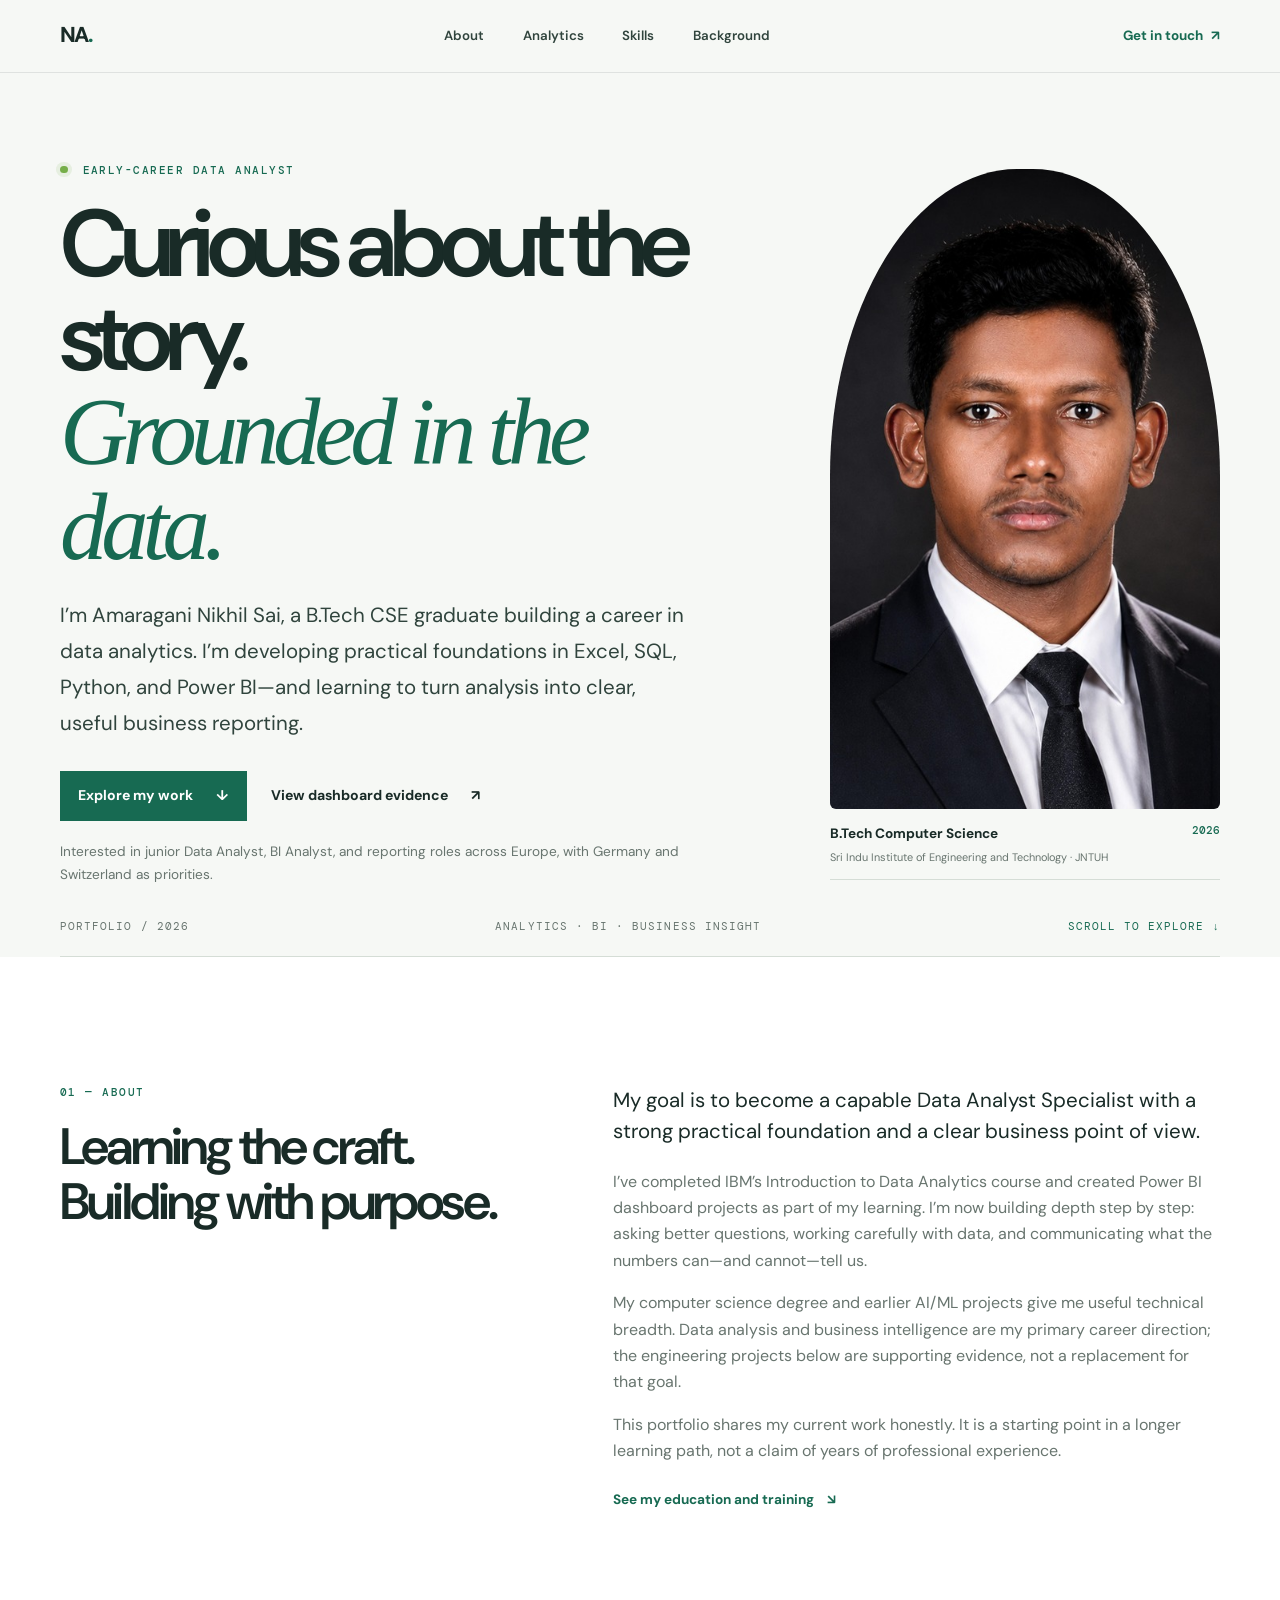
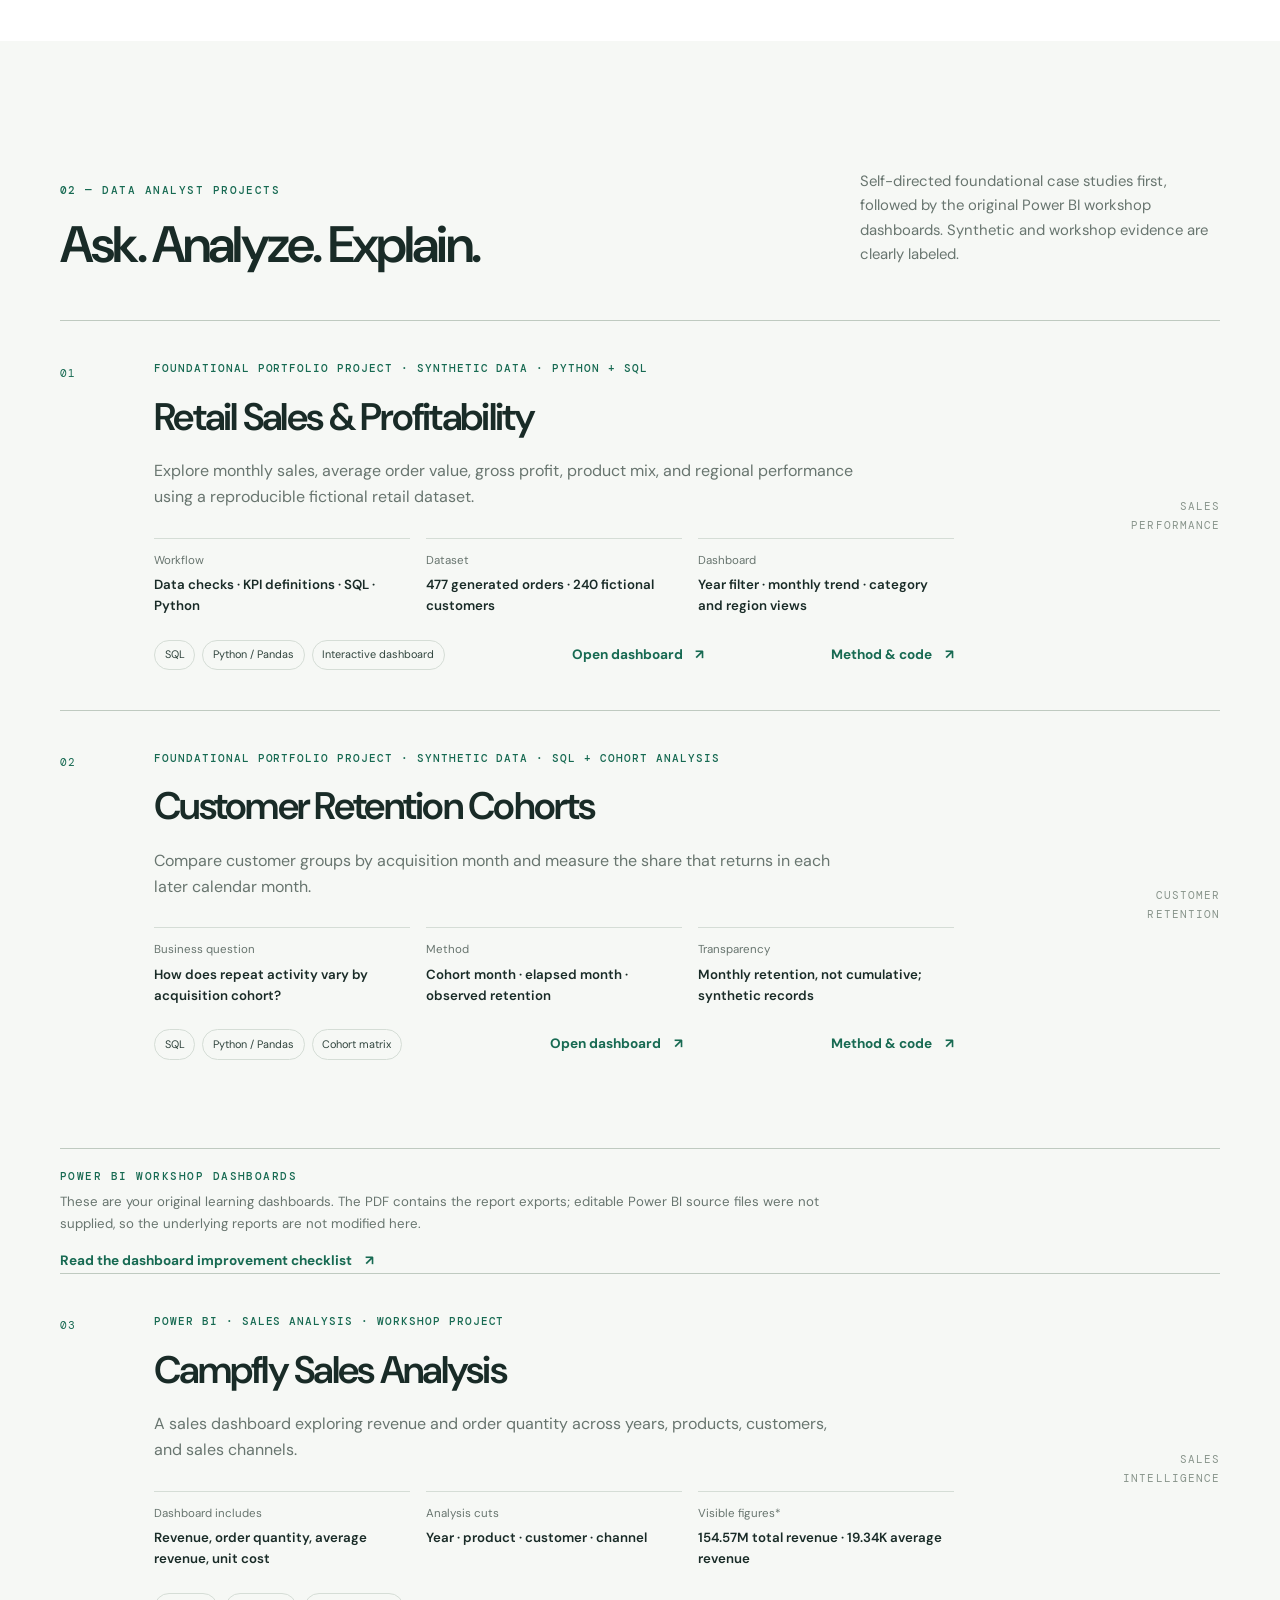
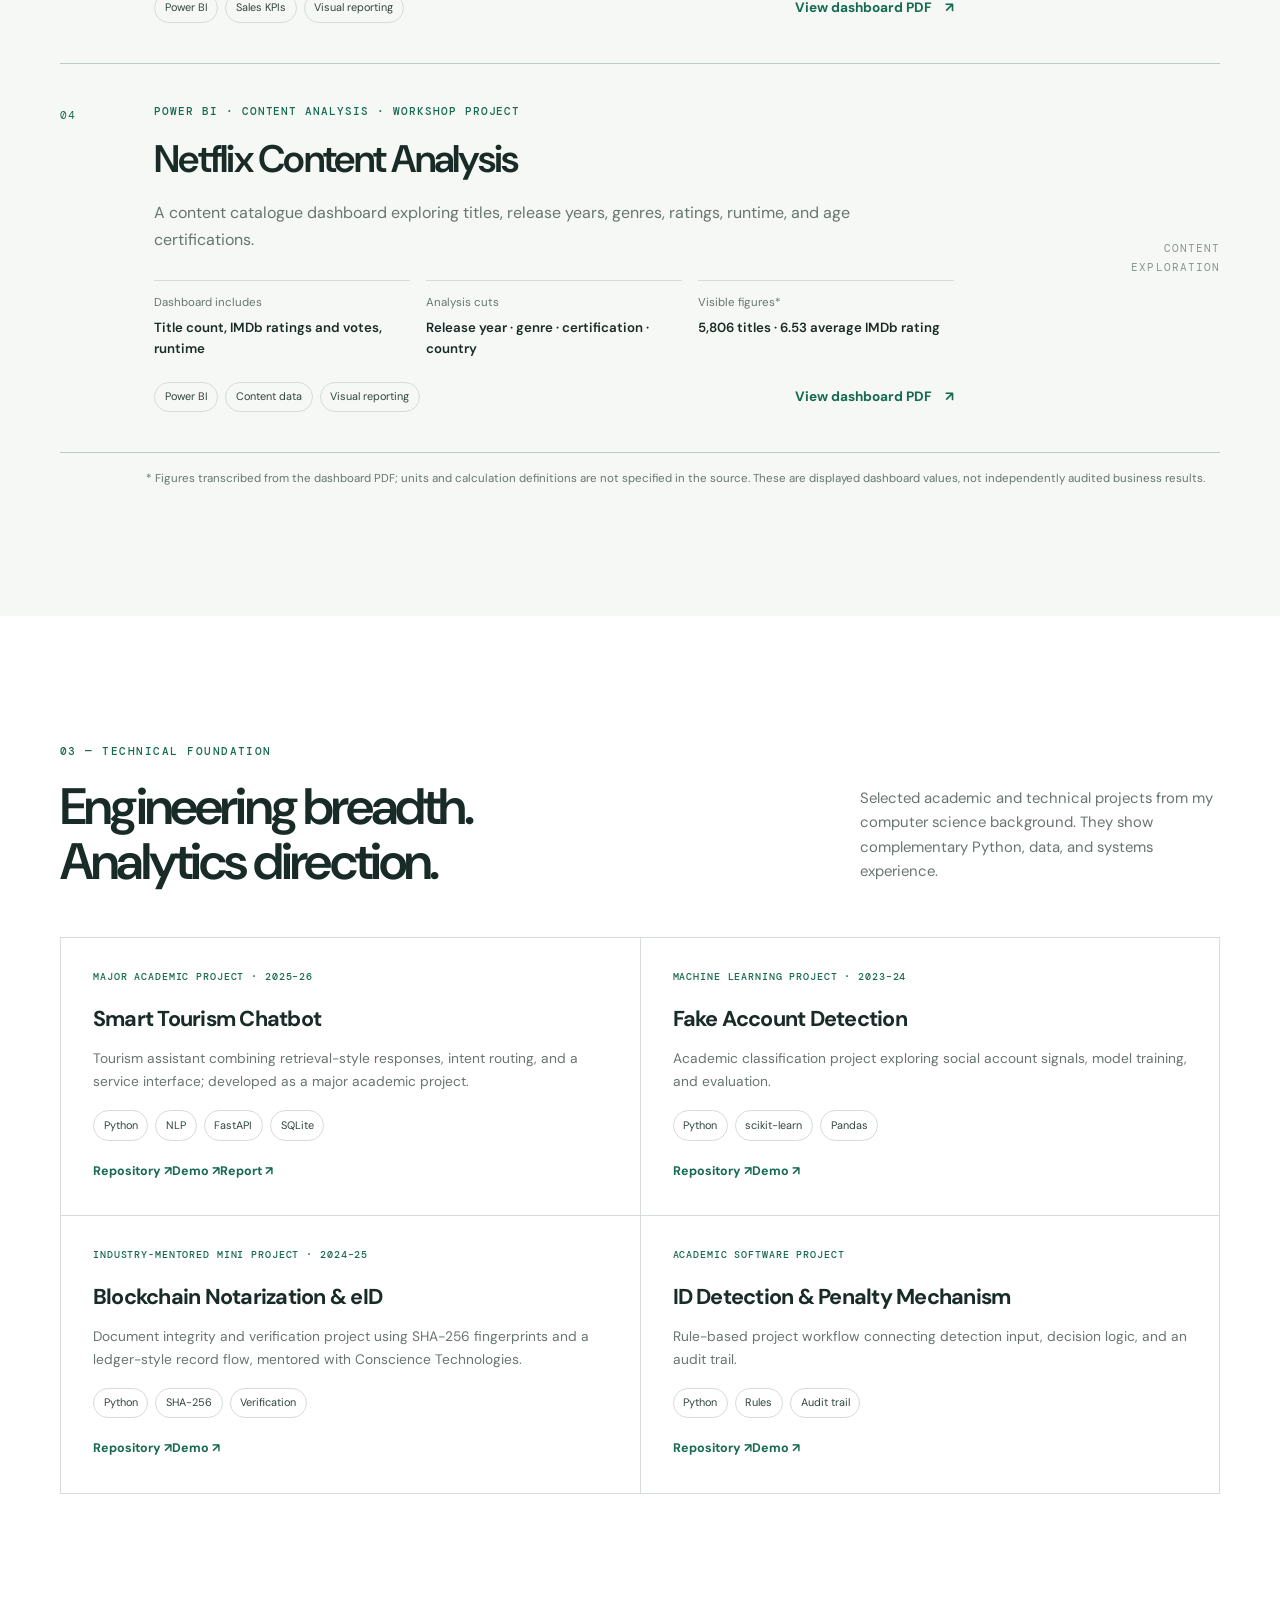
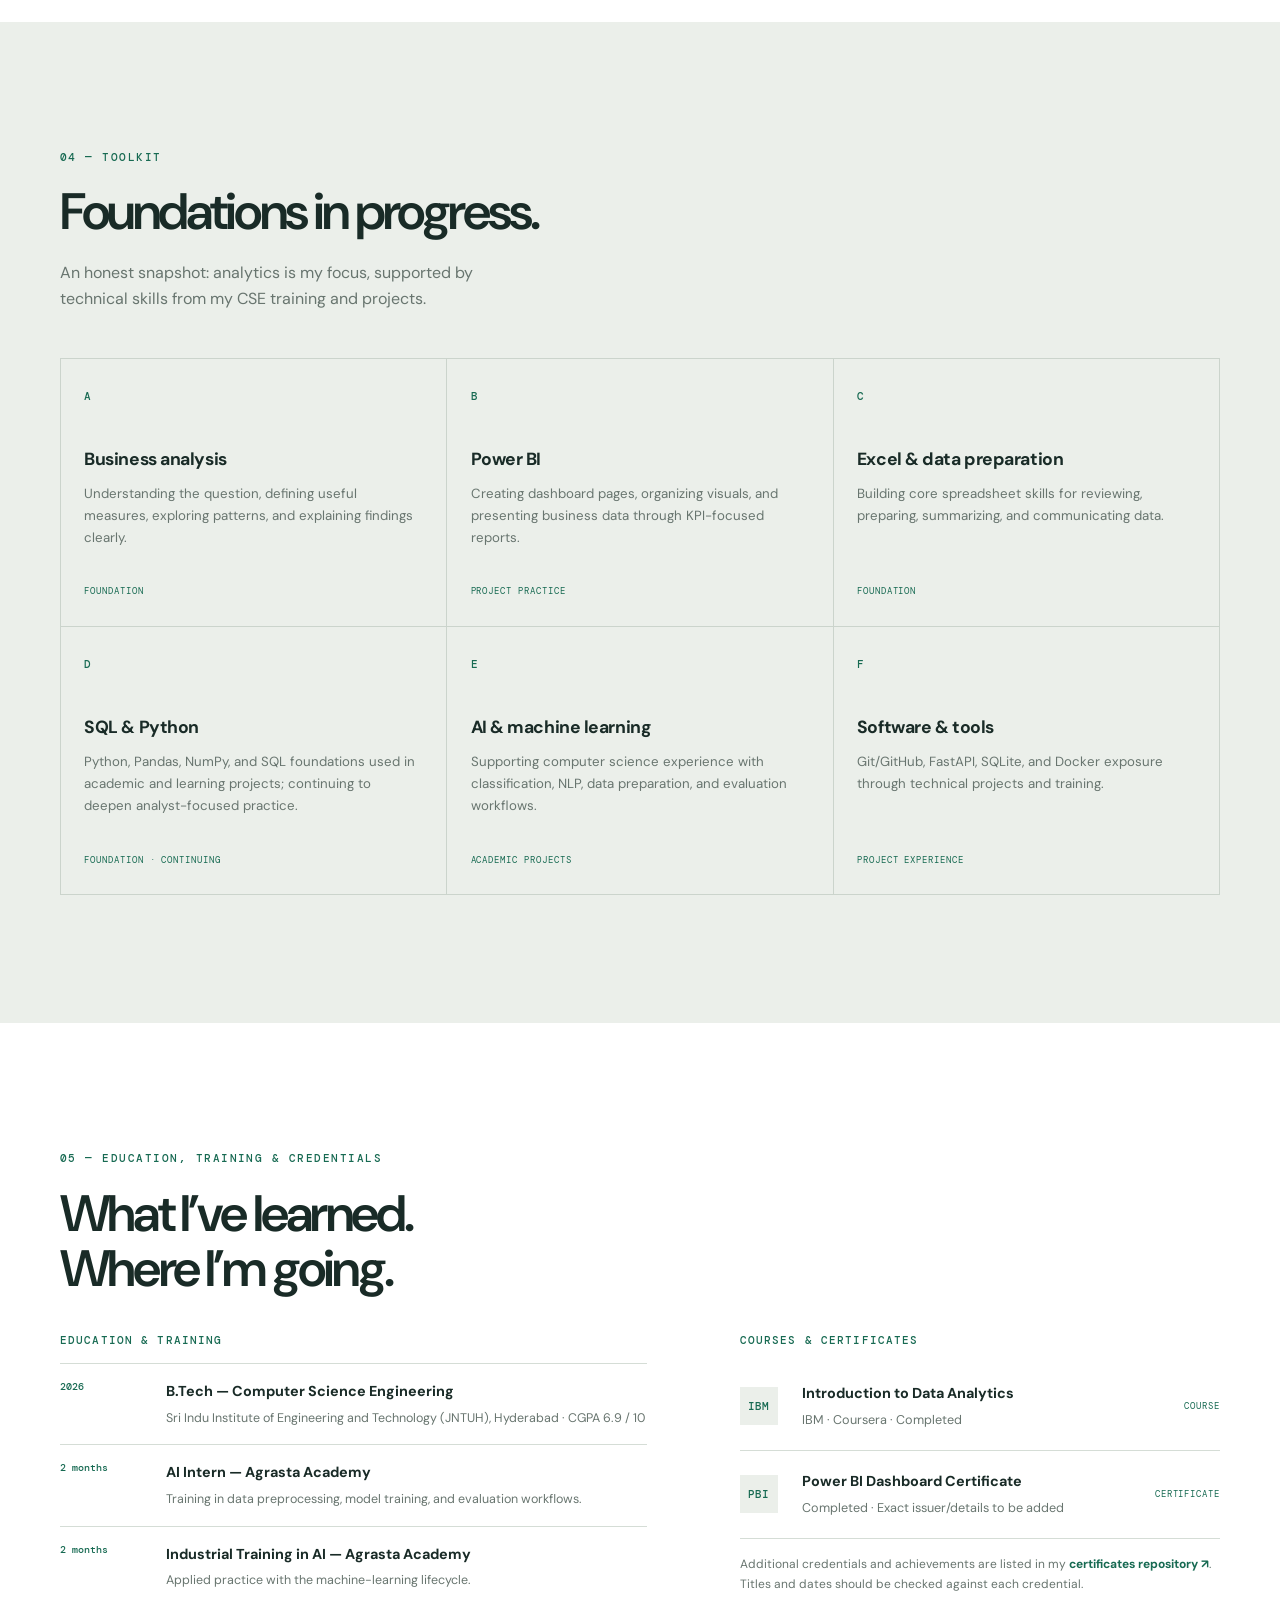
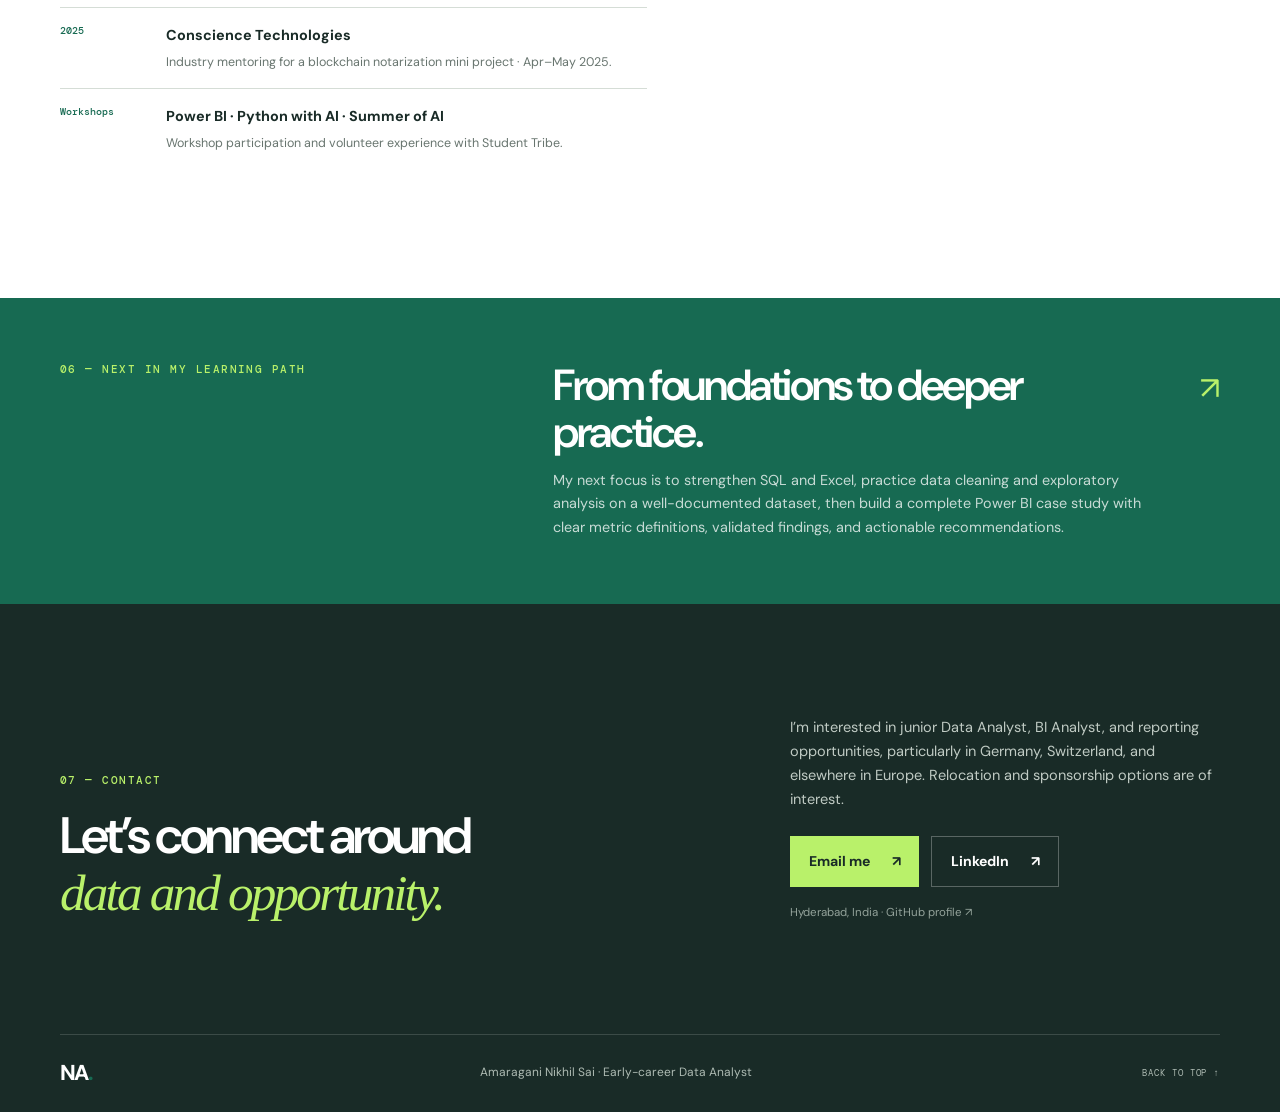
<file: index.html>
<!DOCTYPE html>
<html lang="en">
<head>
  <meta charset="UTF-8" />
  <meta name="viewport" content="width=device-width, initial-scale=1" />
  <meta name="description" content="Amaragani Nikhil Sai's Data Analyst portfolio: IBM analytics foundations, Power BI dashboard projects, and supporting AI, machine learning, and software engineering work." />
  <meta name="theme-color" content="#f6f8f5" />
  <meta name="author" content="Amaragani Nikhil Sai" />
  <meta property="og:title" content="Amaragani Nikhil Sai — Data Analyst Portfolio" />
  <meta property="og:description" content="Early-career Data Analyst building practical skills in Power BI, Excel, SQL, and Python, with an engineering foundation in AI and ML." />
  <meta property="og:type" content="website" />
  <meta property="og:url" content="https://nikhilamaragani-jpg.github.io/" />
  <meta property="og:image" content="https://nikhilamaragani-jpg.github.io/assets/images/profile.jpg" />
  <link rel="canonical" href="https://nikhilamaragani-jpg.github.io/" />
  <link rel="icon" href="assets/images/profile.jpg" type="image/jpeg" />
  <title>Amaragani Nikhil Sai | Data Analyst Portfolio</title>
  <link rel="preconnect" href="https://fonts.googleapis.com" />
  <link rel="preconnect" href="https://fonts.gstatic.com" crossorigin />
  <link href="https://fonts.googleapis.com/css2?family=DM+Mono:wght@400;500&family=DM+Sans:wght@400;500;600;700;800&display=swap" rel="stylesheet" />
  <link rel="stylesheet" href="styles.css" />
</head>
<body>
  <a class="skip-link" href="#main-content">Skip to content</a>

  <header class="site-header">
    <div class="container header-inner">
      <a class="wordmark" href="#home" aria-label="Amaragani Nikhil Sai, home">NA<span>.</span></a>
      <nav class="nav" aria-label="Main navigation">
        <a href="#about">About</a>
        <a href="#work">Analytics</a>
        <a href="#skills">Skills</a>
        <a href="#background">Background</a>
      </nav>
      <a class="header-link" href="#contact">Get in touch <span aria-hidden="true">↗</span></a>
    </div>
  </header>

  <main id="main-content">
    <section class="hero container" id="home">
      <div class="hero-copy">
        <p class="eyebrow"><span class="status-dot"></span> EARLY-CAREER DATA ANALYST</p>
        <h1>Curious about the story.<br /><span>Grounded in the data.</span></h1>
        <p class="hero-intro">
          I’m Amaragani Nikhil Sai, a B.Tech CSE graduate building a career in data analytics. I’m developing practical foundations in
          Excel, SQL, Python, and Power BI—and learning to turn analysis into clear, useful business reporting.
        </p>
        <div class="hero-actions">
          <a class="button button-primary" href="#work">Explore my work <span aria-hidden="true">↓</span></a>
          <a class="button button-text" href="assets/powerbi-dashboards.pdf#page=1" target="_blank" rel="noreferrer">View dashboard evidence <span aria-hidden="true">↗</span></a>
        </div>
        <p class="availability">Interested in junior Data Analyst, BI Analyst, and reporting roles across Europe, with Germany and Switzerland as priorities.</p>
      </div>
      <aside class="hero-portrait" aria-label="Profile portrait and education">
        <img src="assets/images/profile.jpg" alt="Portrait of Amaragani Nikhil Sai" width="640" height="640" fetchpriority="high" />
        <div class="portrait-caption">
          <div><strong>B.Tech Computer Science</strong><span>Sri Indu Institute of Engineering and Technology · JNTUH</span></div>
          <span class="portrait-year">2026</span>
        </div>
      </aside>
      <div class="hero-bottom">
        <span>PORTFOLIO / 2026</span>
        <span>ANALYTICS · BI · BUSINESS INSIGHT</span>
        <a href="#about">SCROLL TO EXPLORE <span aria-hidden="true">↓</span></a>
      </div>
    </section>

    <section class="section about-section" id="about">
      <div class="container about-layout">
        <div class="section-heading">
          <p class="eyebrow">01 — ABOUT</p>
          <h2>Learning the craft.<br />Building with purpose.</h2>
        </div>
        <div class="about-copy">
          <p class="about-lead">My goal is to become a capable Data Analyst Specialist with a strong practical foundation and a clear business point of view.</p>
          <p>I’ve completed IBM’s Introduction to Data Analytics course and created Power BI dashboard projects as part of my learning. I’m now building depth step by step: asking better questions, working carefully with data, and communicating what the numbers can—and cannot—tell us.</p>
          <p>My computer science degree and earlier AI/ML projects give me useful technical breadth. Data analysis and business intelligence are my primary career direction; the engineering projects below are supporting evidence, not a replacement for that goal.</p>
          <p>This portfolio shares my current work honestly. It is a starting point in a longer learning path, not a claim of years of professional experience.</p>
          <a class="inline-link" href="#background">See my education and training <span aria-hidden="true">↘</span></a>
        </div>
      </div>
    </section>

    <section class="section work-section" id="work">
      <div class="container">
        <div class="section-heading work-heading">
          <div>
            <p class="eyebrow">02 — DATA ANALYST PROJECTS</p>
            <h2>Ask. Analyze. Explain.</h2>
          </div>
          <p>Self-directed foundational case studies first, followed by the original Power BI workshop dashboards. Synthetic and workshop evidence are clearly labeled.</p>
        </div>

        <article class="work-card">
          <div class="work-number">01</div>
          <div class="work-content">
            <p class="project-type">FOUNDATIONAL PORTFOLIO PROJECT · SYNTHETIC DATA · PYTHON + SQL</p>
            <h3>Retail Sales & Profitability</h3>
            <p class="project-summary">Explore monthly sales, average order value, gross profit, product mix, and regional performance using a reproducible fictional retail dataset.</p>
            <div class="project-facts">
              <div><span>Workflow</span><strong>Data checks · KPI definitions · SQL · Python</strong></div>
              <div><span>Dataset</span><strong>477 generated orders · 240 fictional customers</strong></div>
              <div><span>Dashboard</span><strong>Year filter · monthly trend · category and region views</strong></div>
            </div>
            <div class="project-foot">
              <div class="tags"><span>SQL</span><span>Python / Pandas</span><span>Interactive dashboard</span></div>
              <a class="inline-link" href="projects/analytics-foundations/dashboard/index.html">Open dashboard <span aria-hidden="true">↗</span></a>
              <a class="inline-link" href="projects/analytics-foundations/README.md">Method & code <span aria-hidden="true">↗</span></a>
            </div>
          </div>
          <div class="work-side-note">SALES<br />PERFORMANCE</div>
        </article>

        <article class="work-card">
          <div class="work-number">02</div>
          <div class="work-content">
            <p class="project-type">FOUNDATIONAL PORTFOLIO PROJECT · SYNTHETIC DATA · SQL + COHORT ANALYSIS</p>
            <h3>Customer Retention Cohorts</h3>
            <p class="project-summary">Compare customer groups by acquisition month and measure the share that returns in each later calendar month.</p>
            <div class="project-facts">
              <div><span>Business question</span><strong>How does repeat activity vary by acquisition cohort?</strong></div>
              <div><span>Method</span><strong>Cohort month · elapsed month · observed retention</strong></div>
              <div><span>Transparency</span><strong>Monthly retention, not cumulative; synthetic records</strong></div>
            </div>
            <div class="project-foot">
              <div class="tags"><span>SQL</span><span>Python / Pandas</span><span>Cohort matrix</span></div>
              <a class="inline-link" href="projects/analytics-foundations/dashboard/retention.html">Open dashboard <span aria-hidden="true">↗</span></a>
              <a class="inline-link" href="projects/analytics-foundations/README.md">Method & code <span aria-hidden="true">↗</span></a>
            </div>
          </div>
          <div class="work-side-note">CUSTOMER<br />RETENTION</div>
        </article>

        <div class="workshop-label">
          <p class="eyebrow">POWER BI WORKSHOP DASHBOARDS</p>
          <p>These are your original learning dashboards. The PDF contains the report exports; editable Power BI source files were not supplied, so the underlying reports are not modified here.</p>
          <a class="inline-link" href="docs/powerbi-dashboards.md">Read the dashboard improvement checklist <span aria-hidden="true">↗</span></a>
        </div>
        <article class="work-card">
          <div class="work-number">03</div>
          <div class="work-content">
            <p class="project-type">POWER BI · SALES ANALYSIS · WORKSHOP PROJECT</p>
            <h3>Campfly Sales Analysis</h3>
            <p class="project-summary">A sales dashboard exploring revenue and order quantity across years, products, customers, and sales channels.</p>
            <div class="project-facts">
              <div><span>Dashboard includes</span><strong>Revenue, order quantity, average revenue, unit cost</strong></div>
              <div><span>Analysis cuts</span><strong>Year · product · customer · channel</strong></div>
              <div><span>Visible figures*</span><strong>154.57M total revenue · 19.34K average revenue</strong></div>
            </div>
            <div class="project-foot">
              <div class="tags"><span>Power BI</span><span>Sales KPIs</span><span>Visual reporting</span></div>
              <a class="inline-link" href="assets/powerbi-dashboards.pdf#page=1" target="_blank" rel="noreferrer">View dashboard PDF <span aria-hidden="true">↗</span></a>
            </div>
          </div>
          <div class="work-side-note">SALES<br />INTELLIGENCE</div>
        </article>

        <article class="work-card">
          <div class="work-number">04</div>
          <div class="work-content">
            <p class="project-type">POWER BI · CONTENT ANALYSIS · WORKSHOP PROJECT</p>
            <h3>Netflix Content Analysis</h3>
            <p class="project-summary">A content catalogue dashboard exploring titles, release years, genres, ratings, runtime, and age certifications.</p>
            <div class="project-facts">
              <div><span>Dashboard includes</span><strong>Title count, IMDb ratings and votes, runtime</strong></div>
              <div><span>Analysis cuts</span><strong>Release year · genre · certification · country</strong></div>
              <div><span>Visible figures*</span><strong>5,806 titles · 6.53 average IMDb rating</strong></div>
            </div>
            <div class="project-foot">
              <div class="tags"><span>Power BI</span><span>Content data</span><span>Visual reporting</span></div>
              <a class="inline-link" href="assets/powerbi-dashboards.pdf#page=2" target="_blank" rel="noreferrer">View dashboard PDF <span aria-hidden="true">↗</span></a>
            </div>
          </div>
          <div class="work-side-note">CONTENT<br />EXPLORATION</div>
        </article>
        <p class="metric-note">* Figures transcribed from the dashboard PDF; units and calculation definitions are not specified in the source. These are displayed dashboard values, not independently audited business results.</p>
      </div>
    </section>

    <section class="section technical-section" id="technical">
      <div class="container">
        <div class="section-heading work-heading">
          <div>
            <p class="eyebrow">03 — TECHNICAL FOUNDATION</p>
            <h2>Engineering breadth.<br />Analytics direction.</h2>
          </div>
          <p>Selected academic and technical projects from my computer science background. They show complementary Python, data, and systems experience.</p>
        </div>
        <div class="technical-grid">
          <article class="technical-card">
            <p class="project-type">MAJOR ACADEMIC PROJECT · 2025–26</p>
            <h3>Smart Tourism Chatbot</h3>
            <p>Tourism assistant combining retrieval-style responses, intent routing, and a service interface; developed as a major academic project.</p>
            <div class="tags"><span>Python</span><span>NLP</span><span>FastAPI</span><span>SQLite</span></div>
            <div class="project-links"><a href="https://github.com/nikhilamaragani-jpg/ai-driven-chatbot-smart-tourism" target="_blank" rel="noreferrer">Repository ↗</a><a href="https://github.com/nikhilamaragani-jpg/ai-driven-chatbot-smart-tourism/blob/main/docs/DEMO.md" target="_blank" rel="noreferrer">Demo ↗</a><a href="https://github.com/nikhilamaragani-jpg/ai-driven-chatbot-smart-tourism/blob/main/docs/reports/Major_Project_Smart_Tourism_Chatbot_Report.pdf" target="_blank" rel="noreferrer">Report ↗</a></div>
          </article>
          <article class="technical-card">
            <p class="project-type">MACHINE LEARNING PROJECT · 2023–24</p>
            <h3>Fake Account Detection</h3>
            <p>Academic classification project exploring social account signals, model training, and evaluation.</p>
            <div class="tags"><span>Python</span><span>scikit-learn</span><span>Pandas</span></div>
            <div class="project-links"><a href="https://github.com/nikhilamaragani-jpg/detection-of-fake-accounts-on-social-media" target="_blank" rel="noreferrer">Repository ↗</a><a href="https://github.com/nikhilamaragani-jpg/detection-of-fake-accounts-on-social-media/blob/main/docs/DEMO.md" target="_blank" rel="noreferrer">Demo ↗</a></div>
          </article>
          <article class="technical-card">
            <p class="project-type">INDUSTRY-MENTORED MINI PROJECT · 2024–25</p>
            <h3>Blockchain Notarization & eID</h3>
            <p>Document integrity and verification project using SHA-256 fingerprints and a ledger-style record flow, mentored with Conscience Technologies.</p>
            <div class="tags"><span>Python</span><span>SHA-256</span><span>Verification</span></div>
            <div class="project-links"><a href="https://github.com/nikhilamaragani-jpg/blockchain-autonomous-notarization-e-id" target="_blank" rel="noreferrer">Repository ↗</a><a href="https://github.com/nikhilamaragani-jpg/blockchain-autonomous-notarization-e-id/blob/main/docs/DEMO.md" target="_blank" rel="noreferrer">Demo ↗</a></div>
          </article>
          <article class="technical-card">
            <p class="project-type">ACADEMIC SOFTWARE PROJECT</p>
            <h3>ID Detection & Penalty Mechanism</h3>
            <p>Rule-based project workflow connecting detection input, decision logic, and an audit trail.</p>
            <div class="tags"><span>Python</span><span>Rules</span><span>Audit trail</span></div>
            <div class="project-links"><a href="https://github.com/nikhilamaragani-jpg/id-detection-and-penalty-mechanism" target="_blank" rel="noreferrer">Repository ↗</a><a href="https://github.com/nikhilamaragani-jpg/id-detection-and-penalty-mechanism/blob/main/docs/DEMO.md" target="_blank" rel="noreferrer">Demo ↗</a></div>
          </article>
        </div>
      </div>
    </section>

    <section class="section skills-section" id="skills">
      <div class="container">
        <div class="section-heading">
          <p class="eyebrow">04 — TOOLKIT</p>
          <h2>Foundations in progress.</h2>
          <p class="section-description">An honest snapshot: analytics is my focus, supported by technical skills from my CSE training and projects.</p>
        </div>
        <div class="skill-grid">
          <article class="skill-card">
            <span class="skill-number">A</span><h3>Business analysis</h3>
            <p>Understanding the question, defining useful measures, exploring patterns, and explaining findings clearly.</p>
            <span class="skill-status">FOUNDATION</span>
          </article>
          <article class="skill-card">
            <span class="skill-number">B</span><h3>Power BI</h3>
            <p>Creating dashboard pages, organizing visuals, and presenting business data through KPI-focused reports.</p>
            <span class="skill-status">PROJECT PRACTICE</span>
          </article>
          <article class="skill-card">
            <span class="skill-number">C</span><h3>Excel & data preparation</h3>
            <p>Building core spreadsheet skills for reviewing, preparing, summarizing, and communicating data.</p>
            <span class="skill-status">FOUNDATION</span>
          </article>
          <article class="skill-card">
            <span class="skill-number">D</span><h3>SQL & Python</h3>
            <p>Python, Pandas, NumPy, and SQL foundations used in academic and learning projects; continuing to deepen analyst-focused practice.</p>
            <span class="skill-status">FOUNDATION · CONTINUING</span>
          </article>
          <article class="skill-card">
            <span class="skill-number">E</span><h3>AI & machine learning</h3>
            <p>Supporting computer science experience with classification, NLP, data preparation, and evaluation workflows.</p>
            <span class="skill-status">ACADEMIC PROJECTS</span>
          </article>
          <article class="skill-card">
            <span class="skill-number">F</span><h3>Software & tools</h3>
            <p>Git/GitHub, FastAPI, SQLite, and Docker exposure through technical projects and training.</p>
            <span class="skill-status">PROJECT EXPERIENCE</span>
          </article>
        </div>
      </div>
    </section>

    <section class="section background-section" id="background">
      <div class="container">
        <div class="section-heading">
          <p class="eyebrow">05 — EDUCATION, TRAINING & CREDENTIALS</p>
          <h2>What I’ve learned.<br />Where I’m going.</h2>
        </div>
        <div class="background-grid">
          <div class="background-column">
            <h3 class="column-title">Education & training</h3>
            <article class="background-item">
              <span class="background-date">2026</span>
              <div><h4>B.Tech — Computer Science Engineering</h4><p>Sri Indu Institute of Engineering and Technology (JNTUH), Hyderabad · CGPA 6.9 / 10</p></div>
            </article>
            <article class="background-item">
              <span class="background-date">2 months</span>
              <div><h4>AI Intern — Agrasta Academy</h4><p>Training in data preprocessing, model training, and evaluation workflows.</p></div>
            </article>
            <article class="background-item">
              <span class="background-date">2 months</span>
              <div><h4>Industrial Training in AI — Agrasta Academy</h4><p>Applied practice with the machine-learning lifecycle.</p></div>
            </article>
            <article class="background-item">
              <span class="background-date">2025</span>
              <div><h4>Conscience Technologies</h4><p>Industry mentoring for a blockchain notarization mini project · Apr–May 2025.</p></div>
            </article>
            <article class="background-item">
              <span class="background-date">Workshops</span>
              <div><h4>Power BI · Python with AI · Summer of AI</h4><p>Workshop participation and volunteer experience with Student Tribe.</p></div>
            </article>
          </div>
          <div class="background-column">
            <h3 class="column-title">Courses & certificates</h3>
            <article class="credential">
              <span class="credential-mark">IBM</span>
              <div><h4>Introduction to Data Analytics</h4><p>IBM · Coursera · Completed</p></div>
              <span class="credential-kind">COURSE</span>
            </article>
            <article class="credential">
              <span class="credential-mark">PBI</span>
              <div><h4>Power BI Dashboard Certificate</h4><p>Completed · Exact issuer/details to be added</p></div>
              <span class="credential-kind">CERTIFICATE</span>
            </article>
            <p class="credential-note">Additional credentials and achievements are listed in my <a href="https://github.com/nikhilamaragani-jpg/certificates-achievements" target="_blank" rel="noreferrer">certificates repository ↗</a>. Titles and dates should be checked against each credential.</p>
          </div>
        </div>
      </div>
    </section>

    <section class="section direction-section">
      <div class="container direction-layout">
        <p class="eyebrow">06 — NEXT IN MY LEARNING PATH</p>
        <div>
          <h2>From foundations to deeper practice.</h2>
          <p>My next focus is to strengthen SQL and Excel, practice data cleaning and exploratory analysis on a well-documented dataset, then build a complete Power BI case study with clear metric definitions, validated findings, and actionable recommendations.</p>
        </div>
        <span class="direction-arrow" aria-hidden="true">↗</span>
      </div>
    </section>

    <section class="contact-section" id="contact">
      <div class="container contact-layout">
        <div>
          <p class="eyebrow">07 — CONTACT</p>
          <h2>Let’s connect around<br /><span>data and opportunity.</span></h2>
        </div>
        <div class="contact-copy">
          <p>I’m interested in junior Data Analyst, BI Analyst, and reporting opportunities, particularly in Germany, Switzerland, and elsewhere in Europe. Relocation and sponsorship options are of interest.</p>
          <div class="contact-links">
            <a class="button button-light" href="mailto:nikhilamaragani@gmail.com">Email me <span aria-hidden="true">↗</span></a>
            <a class="button button-contact" href="https://www.linkedin.com/in/nikhil-sai-amaragani-219115382" target="_blank" rel="noreferrer">LinkedIn <span aria-hidden="true">↗</span></a>
          </div>
          <p class="contact-note">Hyderabad, India · <a href="https://github.com/nikhilamaragani-jpg" target="_blank" rel="noreferrer">GitHub profile ↗</a></p>
        </div>
      </div>
    </section>
  </main>

  <footer class="site-footer">
    <div class="container footer-layout">
      <a class="wordmark footer-mark" href="#home">NA<span>.</span></a>
      <p>Amaragani Nikhil Sai · Early-career Data Analyst</p>
      <a href="#home">BACK TO TOP ↑</a>
    </div>
  </footer>
</body>
</html>
</file>
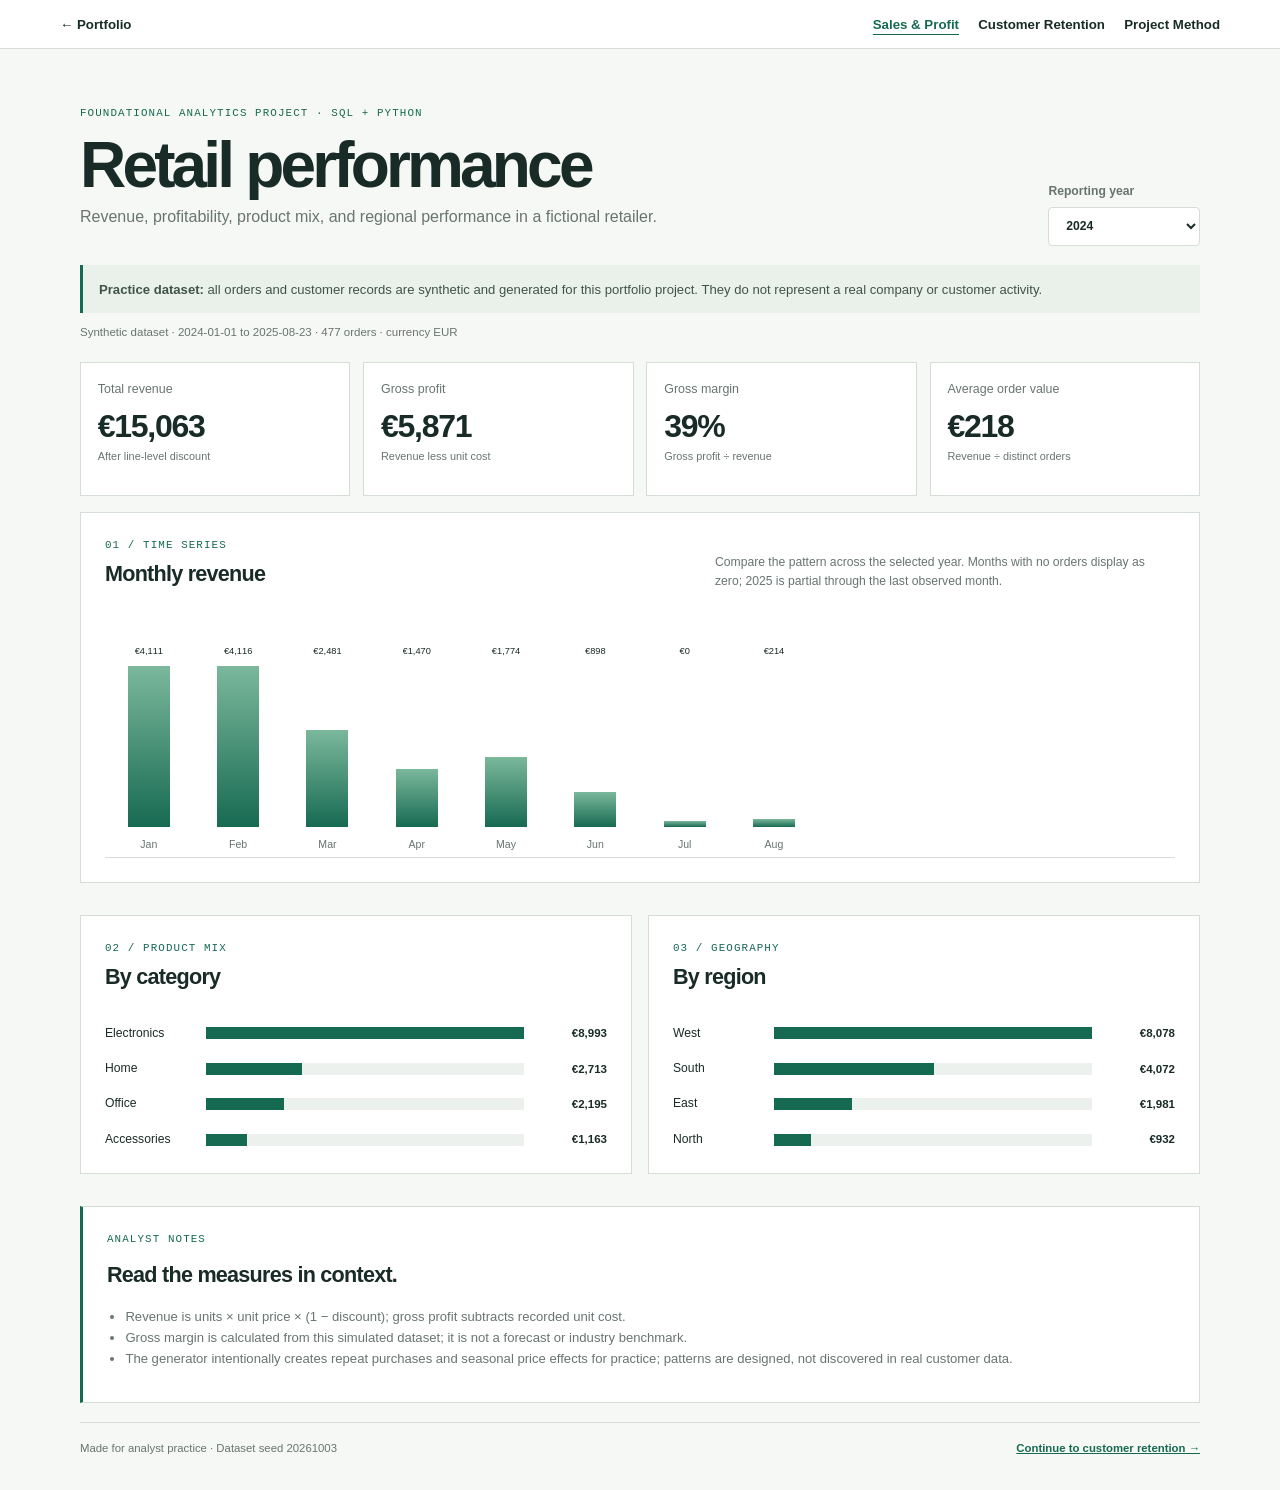
<file: projects/analytics-foundations/dashboard/index.html>
<!doctype html>
<html lang="en">
<head>
  <meta charset="utf-8" />
  <meta name="viewport" content="width=device-width, initial-scale=1" />
  <meta name="description" content="Interactive retail sales and profitability dashboard built with reproducible fictional data." />
  <title>Retail Sales Dashboard | Nikhil Amaragani</title>
  <link rel="stylesheet" href="styles.css" />
</head>
<body>
  <header class="dash-header">
    <a href="../../../index.html" class="back-link">← Portfolio</a>
    <nav aria-label="Project dashboards">
      <a class="active" href="index.html">Sales & Profit</a>
      <a href="retention.html">Customer Retention</a>
      <a href="../README.md">Project Method</a>
    </nav>
  </header>
  <main class="dash-main">
    <p class="eyebrow">FOUNDATIONAL ANALYTICS PROJECT · SQL + PYTHON</p>
    <div class="title-row">
      <div>
        <h1>Retail performance</h1>
        <p class="subtitle">Revenue, profitability, product mix, and regional performance in a fictional retailer.</p>
      </div>
      <label class="filter-control">Reporting year
        <select id="year-filter" aria-label="Filter dashboard by reporting year"></select>
      </label>
    </div>
    <p class="notice"><strong>Practice dataset:</strong> all orders and customer records are synthetic and generated for this portfolio project. They do not represent a real company or customer activity.</p>
    <div class="source-line" id="period-note">Loading dataset period…</div>

    <section class="kpi-grid" aria-label="Sales and profitability key performance indicators">
      <article class="kpi"><span>Total revenue</span><strong id="revenue">—</strong><small>After line-level discount</small></article>
      <article class="kpi"><span>Gross profit</span><strong id="profit">—</strong><small>Revenue less unit cost</small></article>
      <article class="kpi"><span>Gross margin</span><strong id="margin">—</strong><small>Gross profit ÷ revenue</small></article>
      <article class="kpi"><span>Average order value</span><strong id="aov">—</strong><small>Revenue ÷ distinct orders</small></article>
    </section>

    <section class="panel">
      <div class="panel-heading"><div><p class="eyebrow">01 / TIME SERIES</p><h2>Monthly revenue</h2></div><p>Compare the pattern across the selected year. Months with no orders display as zero; 2025 is partial through the last observed month.</p></div>
      <div id="monthly-chart" class="chart bars" aria-live="polite"></div>
    </section>

    <div class="split-panels">
      <section class="panel">
        <div class="panel-heading"><div><p class="eyebrow">02 / PRODUCT MIX</p><h2>By category</h2></div></div>
        <div id="category-chart" class="rank-chart"></div>
      </section>
      <section class="panel">
        <div class="panel-heading"><div><p class="eyebrow">03 / GEOGRAPHY</p><h2>By region</h2></div></div>
        <div id="region-chart" class="rank-chart"></div>
      </section>
    </div>

    <section class="panel insight-panel">
      <p class="eyebrow">ANALYST NOTES</p>
      <h2>Read the measures in context.</h2>
      <ul>
        <li>Revenue is units × unit price × (1 − discount); gross profit subtracts recorded unit cost.</li>
        <li>Gross margin is calculated from this simulated dataset; it is not a forecast or industry benchmark.</li>
        <li>The generator intentionally creates repeat purchases and seasonal price effects for practice; patterns are designed, not discovered in real customer data.</li>
      </ul>
    </section>
    <footer class="dash-footer">
      <span>Made for analyst practice · Dataset seed 20261003</span>
      <a href="retention.html">Continue to customer retention →</a>
    </footer>
  </main>
  <script src="dashboard.js"></script>
</body>
</html>
</file>
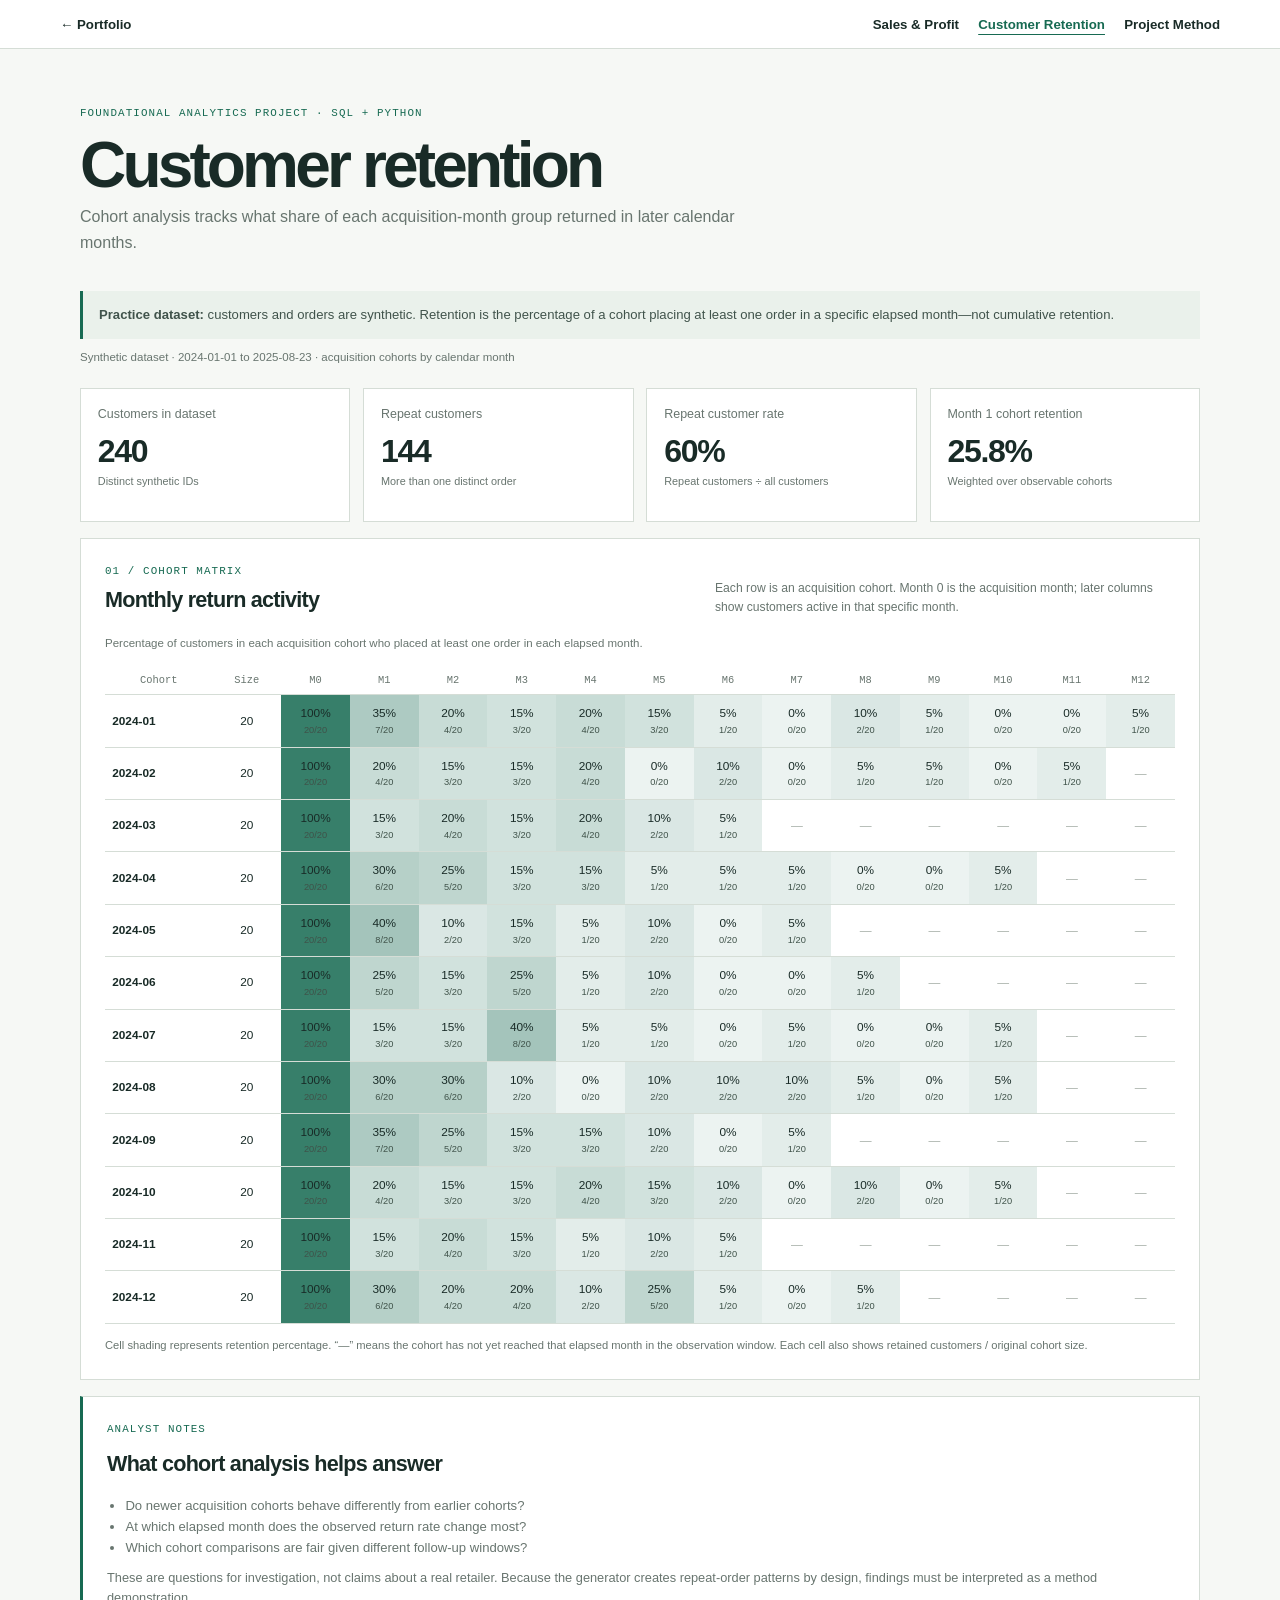
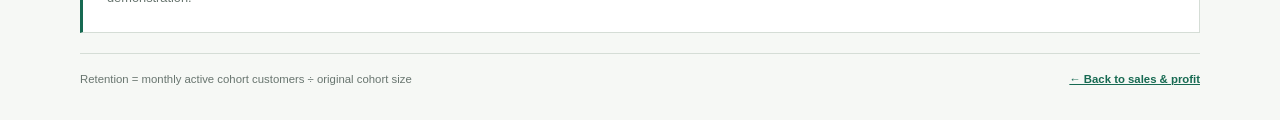
<file: projects/analytics-foundations/dashboard/retention.html>
<!doctype html>
<html lang="en">
<head>
  <meta charset="utf-8" />
  <meta name="viewport" content="width=device-width, initial-scale=1" />
  <meta name="description" content="Customer retention cohort dashboard using reproducible fictional retail data." />
  <title>Customer Retention Dashboard | Nikhil Amaragani</title>
  <link rel="stylesheet" href="styles.css" />
</head>
<body>
  <header class="dash-header">
    <a href="../../../index.html" class="back-link">← Portfolio</a>
    <nav aria-label="Project dashboards">
      <a href="index.html">Sales & Profit</a>
      <a class="active" href="retention.html">Customer Retention</a>
      <a href="../README.md">Project Method</a>
    </nav>
  </header>
  <main class="dash-main">
    <p class="eyebrow">FOUNDATIONAL ANALYTICS PROJECT · SQL + PYTHON</p>
    <div class="title-row">
      <div>
        <h1>Customer retention</h1>
        <p class="subtitle">Cohort analysis tracks what share of each acquisition-month group returned in later calendar months.</p>
      </div>
    </div>
    <p class="notice"><strong>Practice dataset:</strong> customers and orders are synthetic. Retention is the percentage of a cohort placing at least one order in a specific elapsed month—not cumulative retention.</p>
    <div class="source-line" id="cohort-period">Loading cohort period…</div>
    <section class="kpi-grid retention-kpis" aria-label="Customer retention indicators">
      <article class="kpi"><span>Customers in dataset</span><strong id="customers">—</strong><small>Distinct synthetic IDs</small></article>
      <article class="kpi"><span>Repeat customers</span><strong id="repeat-customers">—</strong><small>More than one distinct order</small></article>
      <article class="kpi"><span>Repeat customer rate</span><strong id="repeat-rate">—</strong><small>Repeat customers ÷ all customers</small></article>
      <article class="kpi"><span>Month 1 cohort retention</span><strong id="month-one">—</strong><small>Weighted over observable cohorts</small></article>
    </section>
    <section class="panel">
      <div class="panel-heading"><div><p class="eyebrow">01 / COHORT MATRIX</p><h2>Monthly return activity</h2></div><p>Each row is an acquisition cohort. Month 0 is the acquisition month; later columns show customers active in that specific month.</p></div>
      <div class="table-scroll" tabindex="0" aria-label="Scrollable customer retention cohort table">
        <table id="cohort-table">
          <caption>Percentage of customers in each acquisition cohort who placed at least one order in each elapsed month.</caption>
          <thead></thead>
          <tbody></tbody>
        </table>
      </div>
      <p class="table-note">Cell shading represents retention percentage. “—” means the cohort has not yet reached that elapsed month in the observation window. Each cell also shows retained customers / original cohort size.</p>
    </section>
    <section class="panel insight-panel">
      <p class="eyebrow">ANALYST NOTES</p>
      <h2>What cohort analysis helps answer</h2>
      <ul>
        <li>Do newer acquisition cohorts behave differently from earlier cohorts?</li>
        <li>At which elapsed month does the observed return rate change most?</li>
        <li>Which cohort comparisons are fair given different follow-up windows?</li>
      </ul>
      <p>These are questions for investigation, not claims about a real retailer. Because the generator creates repeat-order patterns by design, findings must be interpreted as a method demonstration.</p>
    </section>
    <footer class="dash-footer">
      <span>Retention = monthly active cohort customers ÷ original cohort size</span>
      <a href="index.html">← Back to sales & profit</a>
    </footer>
  </main>
  <script src="retention.js"></script>
</body>
</html>
</file>
<file: styles.css>
:root {
  color-scheme: light;
  --paper: #f6f8f5;
  --paper-deep: #ebefea;
  --ink: #192b27;
  --ink-soft: #30443d;
  --muted: #68756f;
  --green: #176a52;
  --green-bright: #b9f16a;
  --line: #d5ddd6;
  --white: #fff;
  --serif: Georgia, "Times New Roman", serif;
  --sans: "DM Sans", Arial, sans-serif;
  --mono: "DM Mono", Consolas, monospace;
  --max: 1160px;
}

* { box-sizing: border-box; }
html { scroll-behavior: smooth; scroll-padding-top: 5rem; }
body {
  margin: 0;
  background: var(--paper);
  color: var(--ink);
  font-family: var(--sans);
  line-height: 1.65;
  -webkit-font-smoothing: antialiased;
}
a { color: inherit; text-decoration: none; }
a:hover { color: var(--green); }
a:focus-visible { outline: 3px solid var(--green); outline-offset: 4px; }
.container { width: min(var(--max), calc(100% - 3rem)); margin-inline: auto; }
.skip-link {
  position: absolute; left: -999px; top: 1rem; z-index: 100;
  padding: .7rem 1rem; background: var(--green); color: var(--white);
}
.skip-link:focus { left: 1rem; }

.site-header {
  position: sticky; top: 0; z-index: 50;
  background: rgba(246, 248, 245, .94);
  border-bottom: 1px solid rgba(25, 43, 39, .1);
  backdrop-filter: blur(16px);
}
.header-inner { min-height: 72px; display: flex; align-items: center; justify-content: space-between; gap: 2rem; }
.wordmark { font-size: 1.35rem; font-weight: 800; letter-spacing: -.08em; }
.wordmark span { color: var(--green); }
.nav { display: flex; align-items: center; gap: clamp(1.2rem, 3vw, 2.5rem); }
.nav a { font-size: .83rem; font-weight: 600; color: var(--ink-soft); }
.header-link { font-size: .84rem; font-weight: 700; color: var(--green); }
.header-link span { margin-left: .3rem; }

.hero { min-height: min(740px, calc(100svh - 72px)); padding-top: clamp(4rem, 10vh, 7.4rem); display: grid; grid-template-columns: 1.2fr .8fr; column-gap: 8%; position: relative; }
.hero-copy { max-width: 760px; }
.eyebrow { margin: 0 0 1.15rem; font: 500 .71rem/1.4 var(--mono); letter-spacing: .13em; color: var(--green); }
.status-dot { display: inline-block; width: .48rem; height: .48rem; margin-right: .4rem; border-radius: 50%; background: #76ae49; vertical-align: .05rem; box-shadow: 0 0 0 4px rgba(118, 174, 73, .12); }
h1, h2, h3, p { margin-top: 0; }
h1 { margin-bottom: 1.5rem; font-size: clamp(3.1rem, 7.4vw, 6.5rem); line-height: .99; letter-spacing: -.075em; font-weight: 600; }
h1 span { color: var(--green); font-family: var(--serif); font-weight: 400; font-style: italic; letter-spacing: -.065em; }
.hero-intro { max-width: 630px; margin-bottom: 1.8rem; color: var(--ink-soft); font-size: clamp(1.08rem, 1.6vw, 1.28rem); line-height: 1.75; }
.hero-actions { display: flex; align-items: center; gap: 1.5rem; flex-wrap: wrap; }
.button { display: inline-flex; align-items: center; gap: 1.4rem; min-height: 50px; padding: .8rem 1.15rem; font-size: .88rem; font-weight: 700; transition: transform .2s ease, background .2s ease; }
.button:hover { transform: translateY(-2px); text-decoration: none; }
.button-primary { background: var(--green); color: var(--white); }
.button-primary:hover { background: #0f5742; color: var(--white); }
.button-text { padding-inline: 0; color: var(--ink); }
.availability { max-width: 620px; margin: 1.3rem 0 0; color: var(--muted); font-size: .85rem; }
.hero-portrait { align-self: center; width: min(100%, 390px); justify-self: end; }
.hero-portrait > img { display: block; width: 100%; aspect-ratio: 1 / 1; object-fit: cover; object-position: center 35%; border-radius: 48% 48% 6px 6px; }
.portrait-caption { display: flex; justify-content: space-between; gap: 1rem; align-items: flex-start; padding-top: .9rem; border-bottom: 1px solid var(--line); padding-bottom: .9rem; }
.portrait-caption strong, .portrait-caption span { display: block; }
.portrait-caption strong { font-size: .85rem; }
.portrait-caption div span { margin-top: .2rem; color: var(--muted); font-size: .68rem; line-height: 1.5; }
.portrait-year { color: var(--green); font: 500 .7rem var(--mono); }
.hero-bottom, .work-number, .work-side-note, .skill-status, .credential-kind, .footer-layout > a:last-child { font-family: var(--mono); font-size: .66rem; letter-spacing: .1em; }
.hero-bottom { grid-column: 1 / -1; align-self: end; display: flex; justify-content: space-between; gap: 1rem; padding: 2rem 0 1.25rem; border-bottom: 1px solid var(--line); color: var(--muted); }
.hero-bottom a { color: var(--green); }

.section { padding: clamp(5rem, 10vw, 8.5rem) 0; }
.about-section { background: var(--white); }
.about-layout, .credential-layout { display: grid; grid-template-columns: .85fr 1.15fr; gap: 9%; }
.section-heading h2, .direction-layout h2, .contact-layout h2 { margin-bottom: 1.3rem; font-size: clamp(2.2rem, 4vw, 3.7rem); line-height: 1.08; letter-spacing: -.055em; font-weight: 600; }
.about-copy { max-width: 650px; color: var(--muted); }
.about-copy .about-lead { color: var(--ink); font-size: 1.28rem; line-height: 1.55; }
.inline-link { display: inline-flex; align-items: center; gap: .8rem; margin-top: .55rem; color: var(--green); font-size: .85rem; font-weight: 700; }
.inline-link:hover { text-decoration: underline; text-underline-offset: 4px; }

.work-section { background: var(--paper); }
.work-heading { display: flex; align-items: end; justify-content: space-between; gap: 2rem; margin-bottom: 3rem; }
.work-heading h2 { margin-bottom: 0; }
.work-heading > p { max-width: 360px; margin-bottom: .35rem; color: var(--muted); font-size: .93rem; }
.workshop-label { margin: 3rem 0 0; padding: 1.25rem 0 0; border-top: 1px solid #bfcac0; }
.workshop-label .eyebrow { margin-bottom: .4rem; }
.workshop-label > p:not(.eyebrow) { max-width: 760px; margin-bottom: .4rem; color: var(--muted); font-size: .83rem; }
.work-card { display: grid; grid-template-columns: 70px 1fr 155px; gap: 1.5rem; padding: 2.5rem 0; border-top: 1px solid #bfcac0; }
.work-card:last-of-type { border-bottom: 1px solid #bfcac0; }
.work-number { padding-top: .2rem; color: var(--green); }
.work-content { max-width: 800px; }
.project-type { margin-bottom: .65rem; color: var(--green); font: 500 .67rem var(--mono); letter-spacing: .09em; }
.work-content h3 { margin-bottom: .55rem; font-size: clamp(1.65rem, 3vw, 2.4rem); letter-spacing: -.045em; font-weight: 600; }
.project-summary { max-width: 700px; margin-bottom: 1.7rem; color: var(--muted); }
.project-facts { display: grid; grid-template-columns: repeat(3, 1fr); gap: 1rem; }
.project-facts div { padding-top: .75rem; border-top: 1px solid var(--line); }
.project-facts span { display: block; margin-bottom: .35rem; color: var(--muted); font-size: .72rem; }
.project-facts strong { display: block; font-size: .83rem; line-height: 1.55; font-weight: 600; }
.project-foot { display: flex; flex-wrap: wrap; justify-content: space-between; align-items: center; gap: 1rem; margin-top: 1.45rem; }
.tags { display: flex; flex-wrap: wrap; gap: .45rem; }
.tags span { padding: .32rem .6rem; border: 1px solid var(--line); border-radius: 99px; color: var(--ink-soft); font-size: .68rem; }
.project-foot .inline-link { margin-top: 0; }
.work-side-note { align-self: center; justify-self: end; color: #89958c; line-height: 1.8; text-align: right; }
.metric-note { margin: 1rem 0 0 86px; color: var(--muted); font-size: .72rem; }

.technical-section { background: var(--white); }
.technical-grid { display: grid; grid-template-columns: repeat(2, 1fr); gap: 1px; margin-top: 2rem; background: var(--line); border: 1px solid var(--line); }
.technical-card { display: flex; flex-direction: column; align-items: flex-start; padding: clamp(1.2rem, 3vw, 2rem); background: var(--white); }
.technical-card h3 { margin: 0 0 .6rem; font-size: 1.35rem; letter-spacing: -.035em; }
.technical-card > p:not(.project-type) { flex: 1; margin-bottom: 1.1rem; color: var(--muted); font-size: .86rem; }
.technical-card .project-type { min-height: 2.2em; font-size: .61rem; }
.technical-card .project-links { margin-top: 1rem; }
.technical-card .project-links a { color: var(--green); font-size: .78rem; font-weight: 700; }
.technical-card .project-links a:hover { text-decoration: underline; text-underline-offset: 3px; }

.skills-section { background: var(--paper-deep); }
.section-description { max-width: 420px; color: var(--muted); }
.skill-grid { display: grid; grid-template-columns: repeat(3, 1fr); gap: 1px; margin-top: 2.8rem; background: #cbd4cc; border: 1px solid #cbd4cc; }
.skill-card { min-height: 230px; padding: 1.45rem; background: var(--paper-deep); }
.skill-number { color: var(--green); font: 500 .7rem var(--mono); }
.skill-card h3 { margin: 2.3rem 0 .55rem; font-size: 1.1rem; letter-spacing: -.025em; }
.skill-card p { min-height: 76px; margin-bottom: 1.1rem; color: var(--muted); font-size: .83rem; }
.skill-status { color: var(--green); font-size: .59rem; }

.credential-section { background: var(--white); }
.credential-layout { align-items: start; }
.credential-list { border-top: 1px solid var(--line); }
.credential { display: grid; grid-template-columns: 56px 1fr auto; align-items: center; gap: 1rem; padding: 1.2rem 0; border-bottom: 1px solid var(--line); }
.credential-mark { display: grid; place-items: center; width: 46px; height: 46px; background: var(--paper-deep); color: var(--green); font: 500 .68rem var(--mono); }
.credential h3 { margin: 0 0 .2rem; font-size: .97rem; }
.credential p { margin: 0; color: var(--muted); font-size: .79rem; }
.credential-kind { color: var(--green); font-size: .58rem; }
.credential-note { margin: 1rem 0 0; color: var(--muted); font-size: .75rem; }
.background-section { background: var(--white); }
.background-grid { display: grid; grid-template-columns: 1.1fr .9fr; gap: 8%; margin-top: 2.3rem; }
.column-title { margin: 0 0 1rem; color: var(--green); font: 500 .7rem var(--mono); letter-spacing: .1em; text-transform: uppercase; }
.background-item { display: grid; grid-template-columns: 90px 1fr; gap: 1rem; padding: 1rem 0; border-top: 1px solid var(--line); }
.background-date { color: var(--green); font: 500 .65rem var(--mono); }
.background-item h4, .credential h4 { margin: 0 0 .25rem; font-size: .9rem; }
.background-item p { margin: 0; color: var(--muted); font-size: .78rem; }
.background-column .credential { grid-template-columns: 46px 1fr auto; }
.background-column .credential-mark { width: 38px; height: 38px; }
.credential-note a { color: var(--green); font-weight: 700; }

.direction-section { padding: 4rem 0; background: var(--green); color: var(--white); }
.direction-layout { display: grid; grid-template-columns: .75fr 1fr auto; align-items: start; gap: 2rem; }
.direction-layout .eyebrow { color: var(--green-bright); }
.direction-layout h2 { max-width: 540px; margin-bottom: .8rem; font-size: clamp(1.8rem, 3.4vw, 2.8rem); }
.direction-layout div > p { max-width: 650px; margin-bottom: 0; color: rgba(255,255,255,.76); font-size: .9rem; }
.direction-arrow { color: var(--green-bright); font-size: 2rem; }

.contact-section { padding: clamp(4rem, 9vw, 7rem) 0; background: var(--ink); color: var(--white); }
.contact-layout { display: grid; grid-template-columns: 1fr .7fr; gap: 10%; align-items: end; }
.contact-layout .eyebrow { color: var(--green-bright); }
.contact-layout h2 { margin-bottom: 0; }
.contact-layout h2 span { color: var(--green-bright); font: italic 400 1em var(--serif); }
.contact-copy > p { color: #c0cbc4; font-size: .91rem; }
.button-light { margin-top: .6rem; background: var(--green-bright); color: var(--ink); }
.button-light:hover { background: #cdfc90; color: var(--ink); }
.contact-links { display: flex; flex-wrap: wrap; gap: .75rem; }
.button-contact { margin-top: .6rem; border: 1px solid rgba(255,255,255,.28); color: var(--white); }
.button-contact:hover { border-color: var(--green-bright); color: var(--green-bright); }
.contact-copy .contact-note { margin: 1rem 0 0; color: #93a29a; font-size: .72rem; }
.site-footer { background: var(--ink); color: #aebbb3; }
.footer-layout { display: flex; align-items: center; justify-content: space-between; gap: 1rem; min-height: 78px; border-top: 1px solid rgba(255,255,255,.15); }
.footer-mark { color: var(--white); }
.footer-layout p { margin: 0; font-size: .75rem; }
.footer-layout > a:last-child { font-size: .59rem; }

@media (max-width: 900px) {
  .hero { min-height: 0; padding-bottom: 0; grid-template-columns: 1fr .55fr; }
  .hero-portrait { width: min(100%, 320px); }
  .about-layout, .credential-layout { gap: 5%; }
  .skill-grid { grid-template-columns: repeat(2, 1fr); }
  .work-card { grid-template-columns: 48px 1fr 100px; gap: 1rem; }
}
@media (max-width: 640px) {
  .container { width: min(var(--max), calc(100% - 2rem)); }
  .header-inner { min-height: 64px; gap: .7rem; flex-wrap: wrap; padding: .55rem 0; }
  .nav { order: 3; width: 100%; justify-content: space-between; padding: .3rem 0; }
  .nav { gap: .85rem; }
  .nav a { font-size: .7rem; }
  .header-link { font-size: .73rem; }
  .hero { display: block; padding-top: 4rem; }
  h1 { font-size: clamp(3rem, 15vw, 5rem); }
  .hero-portrait { max-width: 330px; margin: 3rem auto 0; }
  .hero-bottom { margin-top: 3rem; flex-wrap: wrap; font-size: .55rem; }
  .hero-bottom span:nth-child(2) { display: none; }
  .section { padding: 4.5rem 0; }
  .about-layout, .credential-layout, .contact-layout { grid-template-columns: 1fr; gap: 1rem; }
  .section-heading h2, .contact-layout h2 { font-size: 2.65rem; }
  .work-heading { display: block; }
  .work-heading > p { margin-top: 1rem; }
  .work-card { grid-template-columns: 32px 1fr; padding: 1.8rem 0; }
  .work-side-note { display: none; }
  .project-facts { grid-template-columns: 1fr; gap: .65rem; }
  .project-facts div { display: grid; grid-template-columns: 130px 1fr; gap: .6rem; }
  .project-facts span { margin: 0; }
  .metric-note { margin-left: 0; }
  .skill-grid { grid-template-columns: 1fr; }
  .skill-card { min-height: 0; }
  .skill-card h3 { margin-top: 1.3rem; }
  .skill-card p { min-height: 0; }
  .technical-grid, .background-grid { grid-template-columns: 1fr; }
  .technical-card .project-type { min-height: 0; }
  .background-grid { gap: 2.5rem; }
  .direction-layout { grid-template-columns: 1fr auto; gap: .7rem 1rem; }
  .direction-layout .eyebrow { grid-column: 1 / -1; }
  .direction-arrow { grid-column: 2; grid-row: 2; }
  .direction-layout div { grid-column: 1 / -1; grid-row: 2; }
  .footer-layout { flex-wrap: wrap; padding: 1rem 0; }
  .footer-layout p { flex-basis: calc(100% - 70px); text-align: right; }
}
@media (max-width: 390px) {
  .nav { gap: .55rem; }
  .nav a { font-size: .64rem; }
  .header-link { font-size: .68rem; }
  .credential { grid-template-columns: 42px 1fr; }
  .credential-mark { width: 38px; height: 38px; }
  .credential-kind { grid-column: 2; }
}
@media (prefers-reduced-motion: reduce) {
  *, *::before, *::after { scroll-behavior: auto !important; transition-duration: .01ms !important; }
}
</file>
<file: projects/analytics-foundations/dashboard/styles.css>
:root {
  color-scheme: light;
  --paper: #f6f8f5;
  --ink: #192b27;
  --muted: #68756f;
  --green: #176a52;
  --line: #d5ddd6;
  --white: #fff;
}
* { box-sizing: border-box; }
body { margin: 0; background: var(--paper); color: var(--ink); font: 16px/1.6 "DM Sans", Arial, sans-serif; }
a { color: var(--green); }
.dash-header { position: sticky; top: 0; z-index: 2; display: flex; justify-content: space-between; align-items: center; gap: 1rem; padding: .85rem max(calc((100% - 1160px) / 2), 1rem); background: rgba(255,255,255,.96); border-bottom: 1px solid var(--line); }
.dash-header nav { display: flex; flex-wrap: wrap; gap: 1.2rem; }
.dash-header nav a, .back-link { color: var(--ink); font-size: .83rem; font-weight: 700; text-decoration: none; }
.dash-header nav a.active { color: var(--green); text-decoration: underline; text-underline-offset: 5px; }
.dash-main { width: min(1120px, calc(100% - 2rem)); margin: 3.5rem auto 2rem; }
.eyebrow { margin: 0 0 .65rem; color: var(--green); font: 500 .68rem/1.5 "DM Mono", Consolas, monospace; letter-spacing: .1em; }
h1, h2, p { margin-top: 0; }
h1 { margin-bottom: .35rem; font-size: clamp(2.3rem, 5vw, 4rem); line-height: 1.04; letter-spacing: -.06em; }
h2 { margin-bottom: 0; font-size: 1.35rem; letter-spacing: -.035em; }
.subtitle { max-width: 660px; color: var(--muted); }
.title-row { display: flex; justify-content: space-between; align-items: end; gap: 1.5rem; }
.filter-control { display: grid; gap: .35rem; color: var(--muted); font-size: .76rem; font-weight: 600; }
select { min-width: 130px; padding: .65rem .8rem; border: 1px solid var(--line); border-radius: 4px; background: var(--white); color: var(--ink); font: inherit; }
.notice { margin: 1.2rem 0 .35rem; padding: .85rem 1rem; border-left: 3px solid var(--green); background: #eaf1eb; color: #40534b; font-size: .82rem; }
.source-line { margin: .6rem 0 1.3rem; color: var(--muted); font-size: .72rem; }
.kpi-grid { display: grid; grid-template-columns: repeat(4, 1fr); gap: .8rem; margin-bottom: 1rem; }
.kpi, .panel { border: 1px solid var(--line); background: var(--white); }
.kpi { min-height: 134px; padding: 1.05rem; }
.kpi span, .kpi small { display: block; color: var(--muted); }
.kpi span { font-size: .78rem; }
.kpi strong { display: block; margin: .55rem 0 .25rem; font-size: clamp(1.35rem, 2.5vw, 2rem); line-height: 1.1; letter-spacing: -.04em; }
.kpi small { font-size: .68rem; }
.panel { margin: 1rem 0; padding: clamp(1rem, 3vw, 1.5rem); }
.panel-heading { display: flex; justify-content: space-between; align-items: end; gap: 1rem; margin-bottom: 1rem; }
.panel-heading > p { max-width: 460px; margin: 0; color: var(--muted); font-size: .76rem; }
.panel-heading .eyebrow { margin-bottom: .25rem; }
.bars { display: grid; grid-template-columns: repeat(12, minmax(28px, 1fr)); align-items: end; gap: .5rem; min-height: 250px; padding: 1.3rem .2rem .1rem; border-bottom: 1px solid var(--line); }
.month-bar { display: grid; grid-template-rows: 24px 1fr 22px; justify-items: center; align-items: end; gap: .4rem; min-width: 0; height: 220px; color: var(--muted); font-size: .66rem; }
.month-bar strong { max-width: 100%; overflow: hidden; color: var(--ink); font-size: .58rem; font-weight: 500; text-overflow: ellipsis; white-space: nowrap; }
.month-bar i { display: block; align-self: end; width: min(100%, 42px); min-height: 6px; background: linear-gradient(180deg, #7bb89c, var(--green)); }
.month-bar span { align-self: center; }
.split-panels { display: grid; grid-template-columns: 1fr 1fr; gap: 1rem; }
.rank-chart { display: grid; gap: 1rem; padding-top: .8rem; }
.rank-row { display: grid; grid-template-columns: 90px 1fr auto; align-items: center; gap: .7rem; font-size: .76rem; }
.rank-row strong { min-width: 72px; text-align: right; font-size: .72rem; }
.rank-track { height: 12px; background: #edf1ed; }
.rank-track i { display: block; height: 100%; background: var(--green); }
.insight-panel { border-left: 3px solid var(--green); }
.insight-panel ul { margin-bottom: .6rem; padding-left: 1.15rem; color: var(--muted); font-size: .82rem; }
.insight-panel p:last-child { margin-bottom: 0; color: var(--muted); font-size: .8rem; }
.table-scroll { overflow-x: auto; outline-offset: 3px; }
table { width: 100%; border-collapse: collapse; font-variant-numeric: tabular-nums; font-size: .74rem; }
caption { padding: 0 0 .8rem; color: var(--muted); text-align: left; font-size: .72rem; }
th, td { min-width: 64px; padding: .55rem .45rem; border-bottom: 1px solid var(--line); text-align: center; }
thead th { position: sticky; top: 0; background: var(--white); color: var(--muted); font: 500 .65rem "DM Mono", Consolas, monospace; }
tbody th { min-width: 100px; text-align: left; white-space: nowrap; }
tbody td:not(.not-observed) { background: rgba(23,106,82,var(--heat)); }
td small { display: block; color: #3f5249; font-size: .58rem; }
.not-observed { color: #a1aaa3; }
.table-note { margin: .8rem 0 0; color: var(--muted); font-size: .7rem; }
.dash-footer { display: flex; justify-content: space-between; gap: 1rem; margin-top: 1.2rem; padding-top: 1rem; border-top: 1px solid var(--line); color: var(--muted); font-size: .71rem; }
.dash-footer a { color: var(--green); font-weight: 700; }
.error { padding: .9rem; background: #fff0ed; color: #9a2f1d; }
@media (max-width: 760px) {
  .dash-header { align-items: flex-start; flex-direction: column; }
  .dash-header nav { gap: .8rem; }
  .title-row { align-items: flex-start; flex-direction: column; }
  .kpi-grid { grid-template-columns: repeat(2, 1fr); }
  .split-panels { grid-template-columns: 1fr; gap: 0; }
  .panel-heading { align-items: flex-start; flex-direction: column; }
  .rank-row { grid-template-columns: 78px 1fr auto; }
}
@media (max-width: 420px) {
  .kpi-grid { gap: .5rem; }
  .kpi { min-height: 116px; padding: .75rem; }
  .kpi strong { font-size: 1.2rem; }
  .bars { gap: .2rem; }
  .month-bar strong { font-size: .48rem; }
  .dash-footer { flex-direction: column; }
  th, td { min-width: 55px; padding: .45rem .3rem; font-size: .65rem; }
}
</file>
